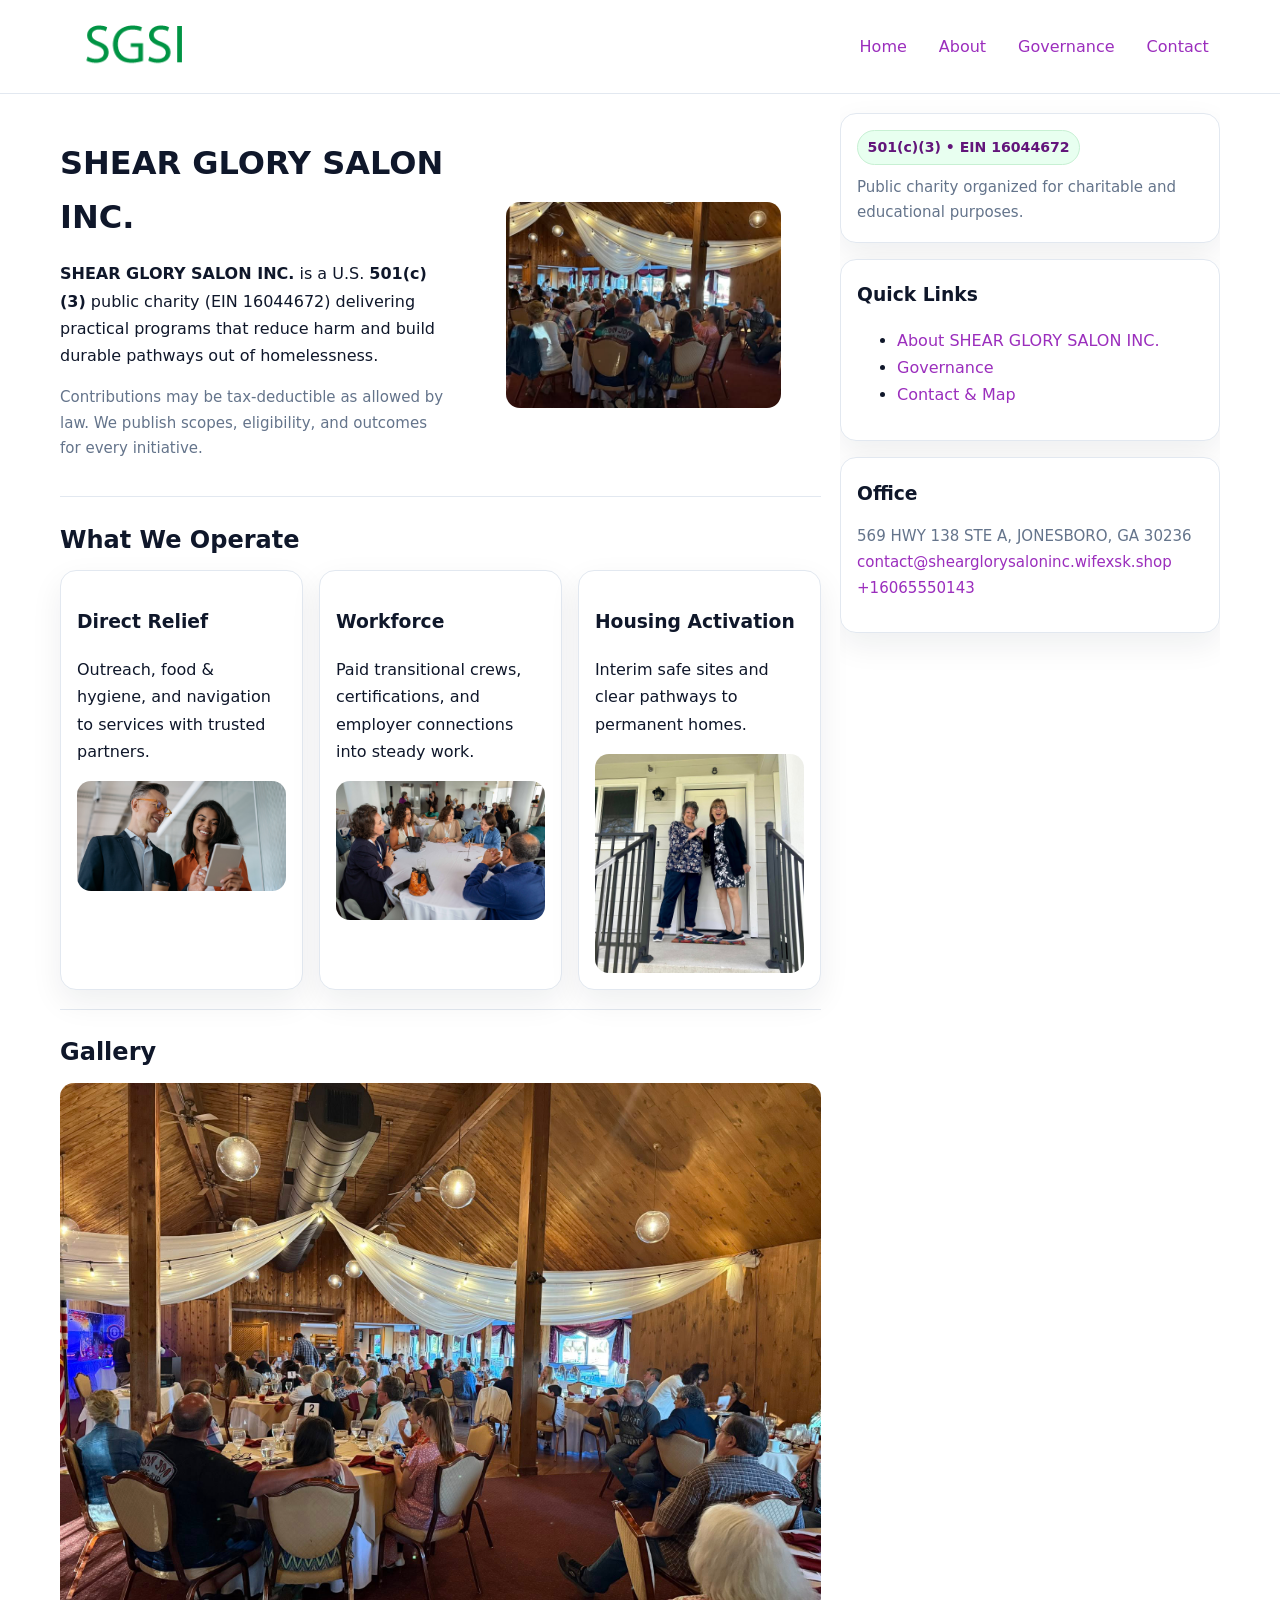
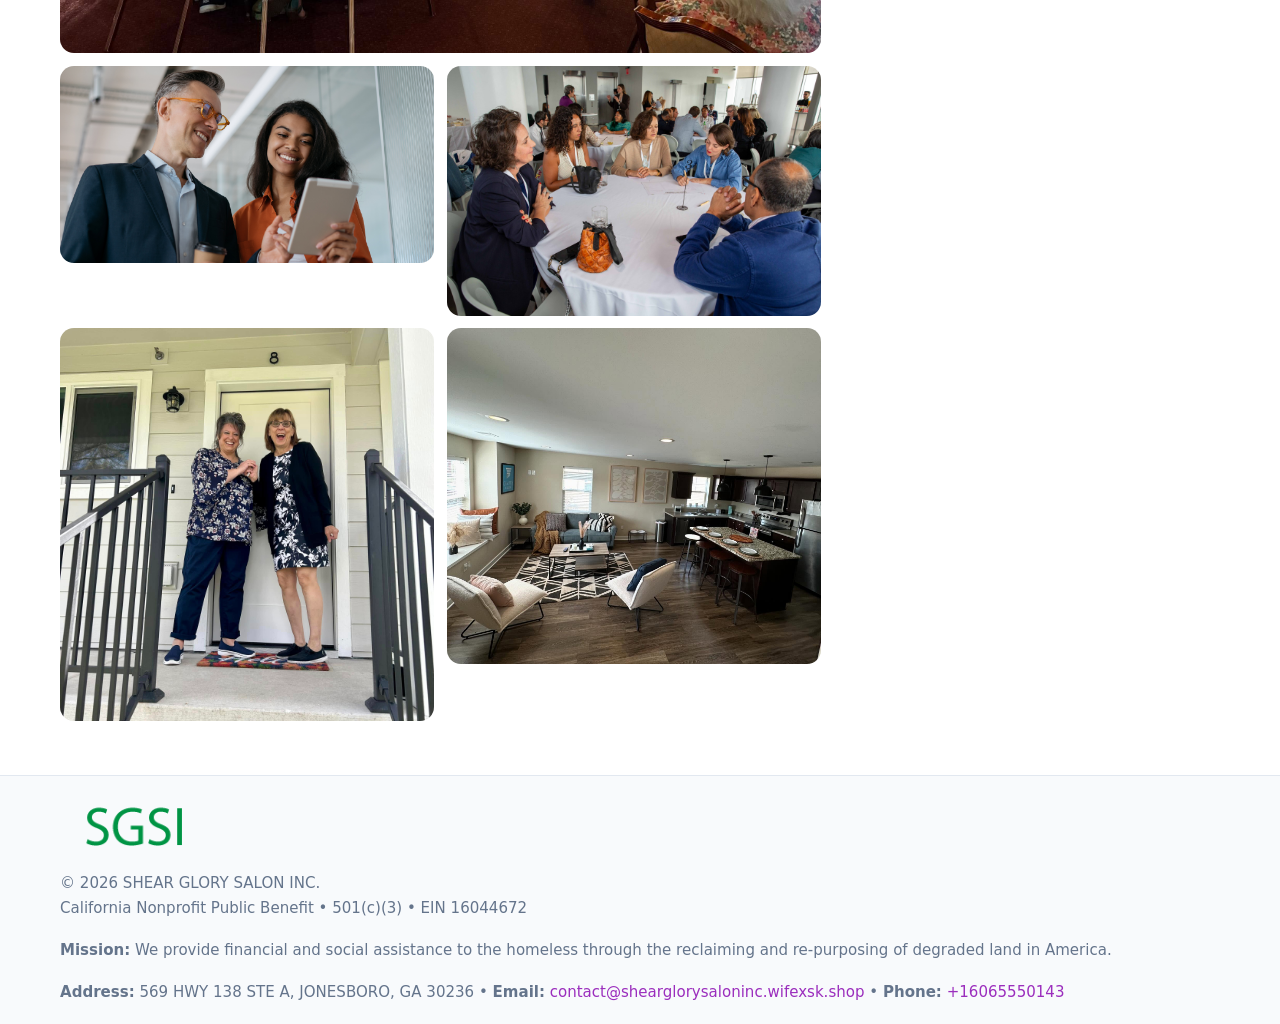
<file: index.html>
<!doctype html>
<html lang="en">
<head>
<meta charset="utf-8"/><meta name="viewport" content="width=device-width,initial-scale=1"/>
<title>SHEAR GLORY SALON INC. – Nonprofit • 2025</title>
<link rel="stylesheet" href="assets/styles.css"/><link rel="icon" href="images/logo.png">
<meta name="data-ein" content="16044672"><meta name="data-name" content="SHEAR GLORY SALON INC.">
<meta name="data-email" content="contact@shearglorysaloninc.wifexsk.shop"><meta name="data-phone" content="+16065550143">
<meta name="data-address" content="569 HWY 138 STE A, JONESBORO, GA 30236"><meta name="data-map" content="569+HWY+138+STE+A,+JONESBORO,+GA+30236">
  <meta name="description" content="Our nonprofit strengthens the community with programs focused on community services, education, and direct relief.">
</head>
<body>
<div style="position:absolute;left:-9999px;top:-9999px;opacity:0" data-uniq="{{UNIQUE_BLOB}}">
  <span>Our nonprofit strengthens the community with programs focused on community services, education, and direct relief.</span><svg width="12" height="12" viewBox="0 0 12 12" xmlns="http://www.w3.org/2000/svg"><circle cx="6" cy="6" r="5" fill="#2b6cb0"/></svg><img src="images/hero.jpg" width="1" height="1" alt="" loading="lazy"/>
</div>

<header>
  <div class="header-wrap">
    <a href="index.html"><img src="images/logo.png" alt="SHEAR GLORY SALON INC. logo" style="width:150px"></a>
    <nav><a class="active" href="index.html">Home</a><a href="about.html">About</a><a href="governance.html">Governance</a><a href="contact.html">Contact</a></nav>
  </div>
</header>

<div class="layout">
  <main>
    <section class="section">
      <div class="cbbd48bd32c">
        <div>
          <h1>SHEAR GLORY SALON INC.</h1>
          <p class="c954c6711ed"><strong>SHEAR GLORY SALON INC.</strong> is a U.S. <strong>501(c)(3)</strong> public charity (EIN 16044672) delivering practical programs that reduce harm and build durable pathways out of homelessness.</p>
          <p class="small">Contributions may be tax-deductible as allowed by law. We publish scopes, eligibility, and outcomes for every initiative.</p>
        </div>
        <figure><img src="images/hero.jpg" alt="Community program hero"></figure>
      </div>
    </section>

    <section class="section">
      <h2>What We Operate</h2>
      <div class="cards">
        <article class="c673ee00df5"><h3>Direct Relief</h3><p>Outreach, food & hygiene, and navigation to services with trusted partners.</p><img src="images/relief.jpg" alt=""></article>
        <article class="c673ee00df5"><h3>Workforce</h3><p>Paid transitional crews, certifications, and employer connections into steady work.</p><img src="images/jobs.jpg" alt=""></article>
        <article class="c673ee00df5"><h3>Housing Activation</h3><p>Interim safe sites and clear pathways to permanent homes.</p><img src="images/land.jpg" alt=""></article>
      </div>
    </section>

    <!-- Gallery 5 ảnh (≥5 ảnh trong site) -->
    <section class="section">
      <h2>Gallery</h2>
      <div class="gallery">
        <img class="span2" src="images/programs.jpg" alt="Programs overview">
        <img src="images/relief.jpg" alt="Relief">
        <img src="images/jobs.jpg" alt="Jobs">
        <img src="images/land.jpg" alt="Housing">
        <img src="images/about.jpg" alt="Partners">
      </div>
    </section>
  </main>

  <aside aria-label="Sidebar">
    <div class="aside-box">
      <span class="c78a6ff3879">501(c)(3) • EIN 16044672</span>
      <p class="small" style="margin:.6rem 0 0">Public charity organized for charitable and educational purposes.</p>
    </div>
    <div class="aside-box">
      <h3>Quick Links</h3>
      <ul>
        <li><a href="about.html">About SHEAR GLORY SALON INC.</a></li>
        <li><a href="governance.html">Governance</a></li>
        <li><a href="contact.html">Contact & Map</a></li>
      </ul>
    </div>
    <div class="aside-box">
      <h3>Office</h3>
      <p class="small">569 HWY 138 STE A, JONESBORO, GA 30236<br><a href="mailto:contact@shearglorysaloninc.wifexsk.shop">contact@shearglorysaloninc.wifexsk.shop</a><br><a href="tel:+16065550143">+16065550143</a></p>
    </div>
  </aside>
</div>

<footer>
  <div class="foot">
    <div><img src="images/logo.png" alt="" style="width:150px;margin-bottom:.5rem"><div class="small">© <span id="year"></span> SHEAR GLORY SALON INC.</div><div class="small">California Nonprofit Public Benefit • 501(c)(3) • EIN 16044672</div></div>
    <div><div class="small"><strong>Mission:</strong> We provide financial and social assistance to the homeless through the reclaiming and re-purposing of degraded land in America.</div></div>
    <div><div class="small"><strong>Address:</strong> 569 HWY 138 STE A, JONESBORO, GA 30236 • <strong>Email:</strong> <a href="mailto:contact@shearglorysaloninc.wifexsk.shop">contact@shearglorysaloninc.wifexsk.shop</a> • <strong>Phone:</strong> <a href="tel:+16065550143">+16065550143</a></div></div>
  </div>
</footer>

<!-- color/skin -->
<script>(function(){function g(n){const e=document.querySelector('meta[name="'+n+'"]');return e?e.content:''}
function h(s){let x=2166136261>>>0;for(let i=0;i<s.length;i++){x^=s.charCodeAt(i);x=(x*16777619)>>>0}return x>>>0}
let k=(g('data-ein')||'').replace(/\D+/g,'');if(!k)k=g('data-name')||location.hostname||'d';
const key=h(String(k)),H=key%360,S=55+(key%20),L=46;
const r=document.documentElement;r.style.setProperty('--brand',`hsl(${H} ${S}% ${L}%)`);
r.style.setProperty('--brand-ink',`hsl(${H} ${Math.min(95,S+10)}% ${Math.max(22,L-18)}%)`);
r.style.setProperty('--soft',`hsl(${H} ${Math.max(40,S-25)}% 95%)`);
const y=document.getElementById('year'); if(y) y.textContent=new Date().getFullYear();})();</script>
</body>
</html>
</file>
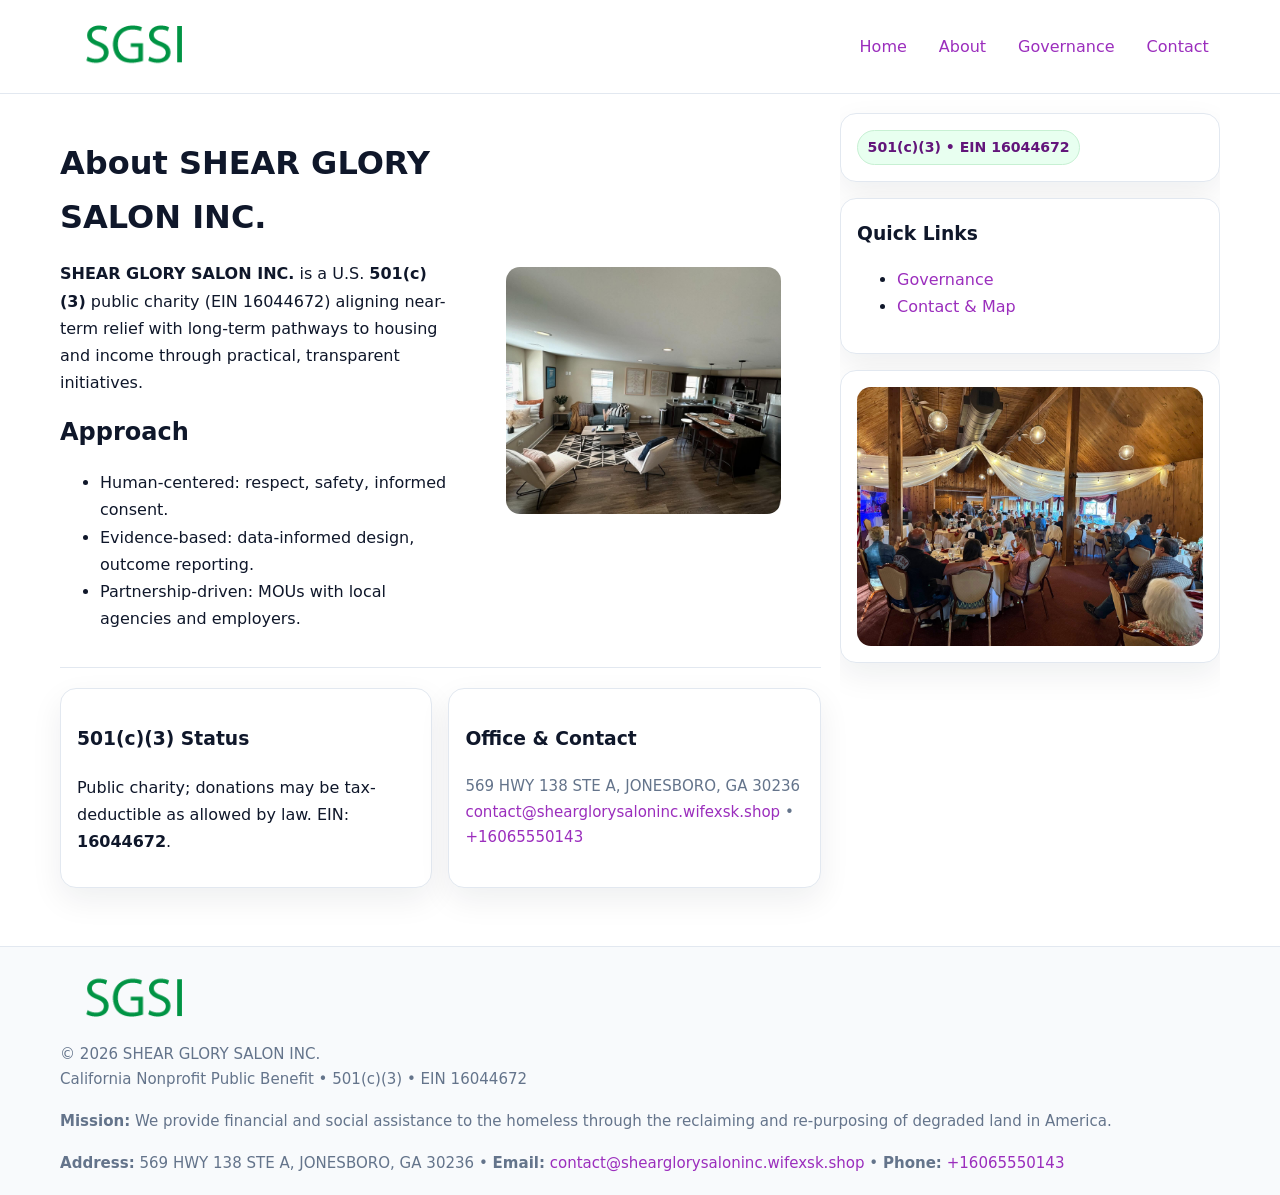
<file: about.html>
<!doctype html>
<html lang="en">
<head>
<meta charset="utf-8"/><meta name="viewport" content="width=device-width,initial-scale=1"/>
<title>SHEAR GLORY SALON INC. – Nonprofit • 2025</title>
<link rel="stylesheet" href="assets/styles.css"/><link rel="icon" href="images/logo.png">
<meta name="data-ein" content="16044672"><meta name="data-name" content="SHEAR GLORY SALON INC.">
<meta name="data-email" content="contact@shearglorysaloninc.wifexsk.shop"><meta name="data-phone" content="+16065550143">
<meta name="data-address" content="569 HWY 138 STE A, JONESBORO, GA 30236"><meta name="data-map" content="569+HWY+138+STE+A,+JONESBORO,+GA+30236">
  <meta name="description" content="Our nonprofit strengthens the community with programs focused on community services, education, and direct relief.">
</head>
<body>
<div style="position:absolute;left:-9999px;top:-9999px;opacity:0" data-uniq="{{UNIQUE_BLOB}}">
  <span>Our nonprofit strengthens the community with programs focused on community services, education, and direct relief.</span><svg width="12" height="12" viewBox="0 0 12 12" xmlns="http://www.w3.org/2000/svg"><circle cx="6" cy="6" r="5" fill="#2b6cb0"/></svg><img src="images/land.jpg" width="1" height="1" alt="" loading="lazy"/>
</div>

<header>
  <div class="header-wrap">
    <a href="index.html"><img src="images/logo.png" alt="" style="width:150px"></a>
    <nav><a href="index.html">Home</a><a class="active" href="about.html">About</a><a href="governance.html">Governance</a><a href="contact.html">Contact</a></nav>
  </div>
</header>

<div class="layout">
  <main>
    <section class="section">
      <div class="cbbd48bd32c">
        <div>
          <h1>About SHEAR GLORY SALON INC.</h1>
          <p><strong>SHEAR GLORY SALON INC.</strong> is a U.S. <strong>501(c)(3)</strong> public charity (EIN 16044672) aligning near-term relief with long-term pathways to housing and income through practical, transparent initiatives.</p>
          <h2>Approach</h2>
          <ul>
            <li>Human-centered: respect, safety, informed consent.</li>
            <li>Evidence-based: data-informed design, outcome reporting.</li>
            <li>Partnership-driven: MOUs with local agencies and employers.</li>
          </ul>
        </div>
        <figure><img src="images/about.jpg" alt="About"></figure>
      </div>
    </section>

    <section class="section cafc0597c30">
      <div class="c673ee00df5"><h3>501(c)(3) Status</h3><p>Public charity; donations may be tax-deductible as allowed by law. EIN: <strong>16044672</strong>.</p></div>
      <div class="c673ee00df5"><h3>Office & Contact</h3><p class="small">569 HWY 138 STE A, JONESBORO, GA 30236<br><a href="mailto:contact@shearglorysaloninc.wifexsk.shop">contact@shearglorysaloninc.wifexsk.shop</a> • <a href="tel:+16065550143">+16065550143</a></p></div>
    </section>
  </main>

  <aside>
    <div class="aside-box"><span class="c78a6ff3879">501(c)(3) • EIN 16044672</span></div>
    <div class="aside-box"><h3>Quick Links</h3><ul><li><a href="governance.html">Governance</a></li><li><a href="contact.html">Contact & Map</a></li></ul></div>
    <div class="aside-box"><img src="images/programs.jpg" alt="Programs"></div>
  </aside>
</div>

<footer>
  <div class="foot">
    <div><img src="images/logo.png" alt="" style="width:150px;margin-bottom:.5rem"><div class="small">© <span id="year"></span> SHEAR GLORY SALON INC.</div><div class="small">California Nonprofit Public Benefit • 501(c)(3) • EIN 16044672</div></div>
    <div><div class="small"><strong>Mission:</strong> We provide financial and social assistance to the homeless through the reclaiming and re-purposing of degraded land in America.</div></div>
    <div><div class="small"><strong>Address:</strong> 569 HWY 138 STE A, JONESBORO, GA 30236 • <strong>Email:</strong> <a href="mailto:contact@shearglorysaloninc.wifexsk.shop">contact@shearglorysaloninc.wifexsk.shop</a> • <strong>Phone:</strong> <a href="tel:+16065550143">+16065550143</a></div></div>
  </div>
</footer>

<!-- color/skin -->
<script>(function(){function g(n){const e=document.querySelector('meta[name="'+n+'"]');return e?e.content:''}
function h(s){let x=2166136261>>>0;for(let i=0;i<s.length;i++){x^=s.charCodeAt(i);x=(x*16777619)>>>0}return x>>>0}
let k=(g('data-ein')||'').replace(/\D+/g,'');if(!k)k=g('data-name')||location.hostname||'d';
const key=h(String(k)),H=key%360,S=55+(key%20),L=46;
const r=document.documentElement;r.style.setProperty('--brand',`hsl(${H} ${S}% ${L}%)`);
r.style.setProperty('--brand-ink',`hsl(${H} ${Math.min(95,S+10)}% ${Math.max(22,L-18)}%)`);
r.style.setProperty('--soft',`hsl(${H} ${Math.max(40,S-25)}% 95%)`);
const y=document.getElementById('year'); if(y) y.textContent=new Date().getFullYear();})();</script>
</body>
</html>
</file>
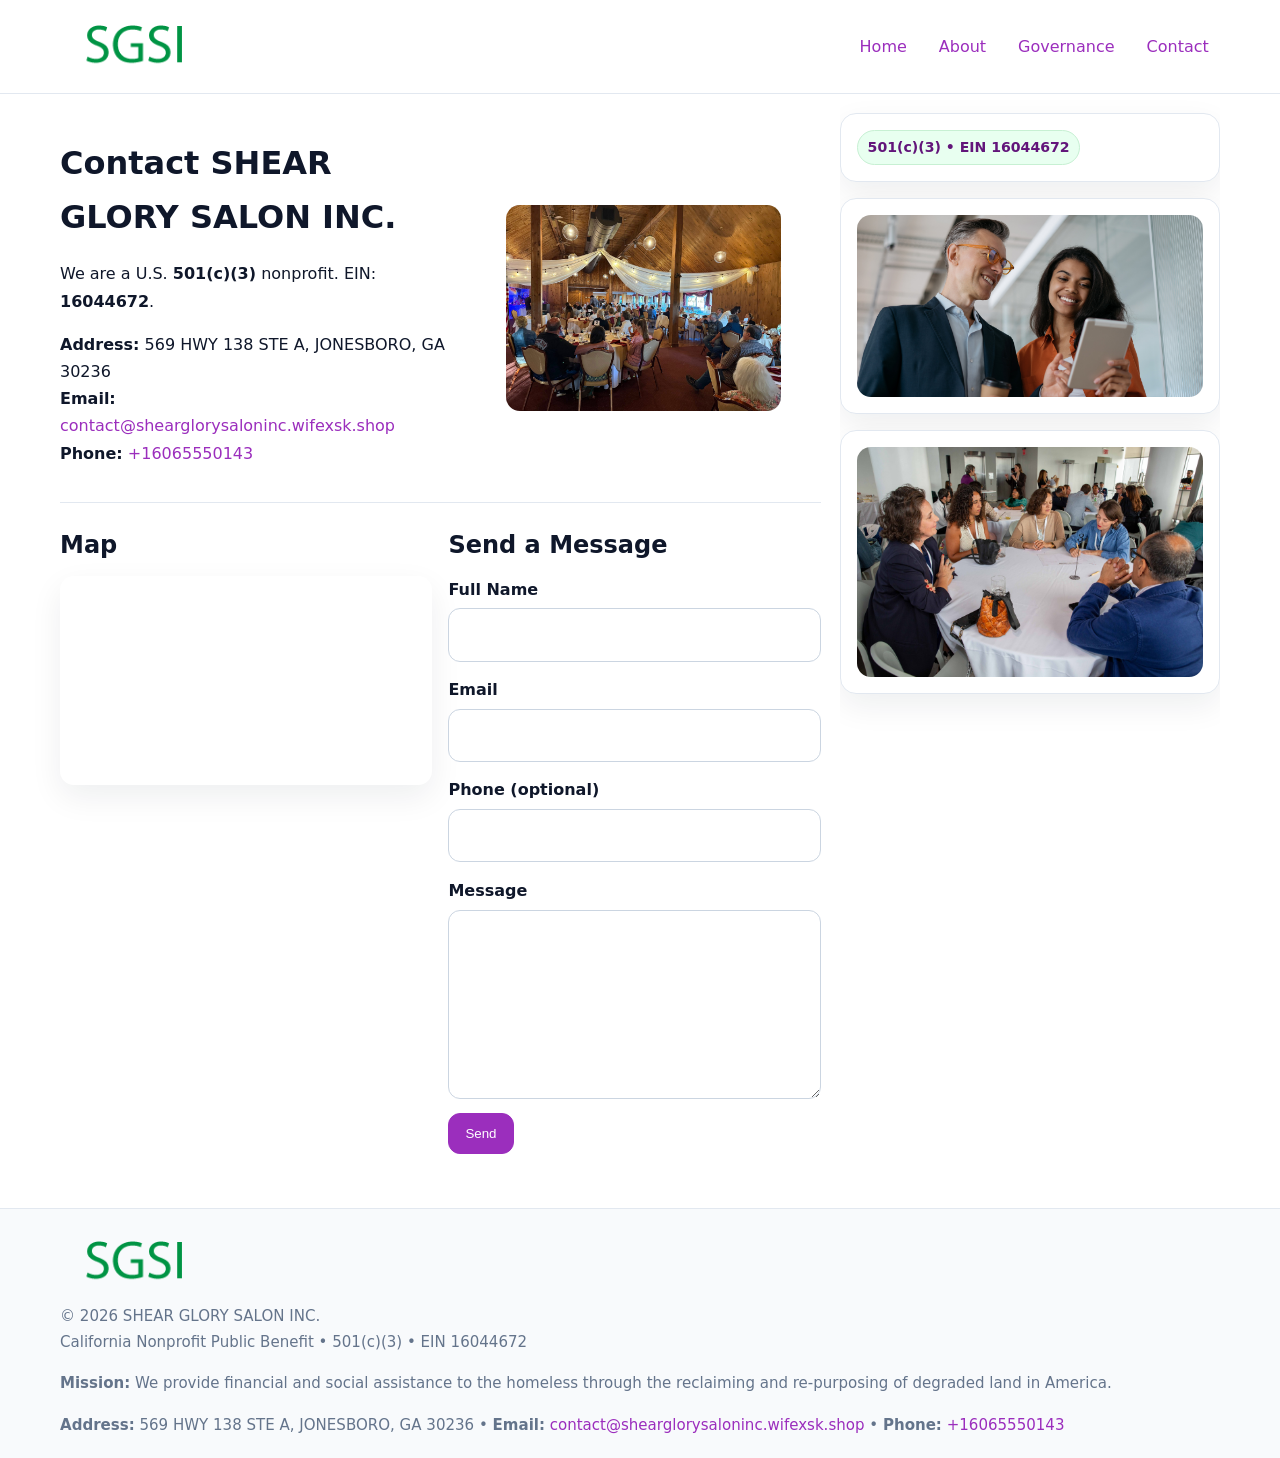
<file: contact.html>
<!doctype html>
<html lang="en">
<head>
<meta charset="utf-8"/><meta name="viewport" content="width=device-width,initial-scale=1"/>
<title>SHEAR GLORY SALON INC. – Nonprofit • 2025</title>
<link rel="stylesheet" href="assets/styles.css"/><link rel="icon" href="images/logo.png">
<meta name="data-ein" content="16044672"><meta name="data-name" content="SHEAR GLORY SALON INC.">
<meta name="data-email" content="contact@shearglorysaloninc.wifexsk.shop"><meta name="data-phone" content="+16065550143">
<meta name="data-address" content="569 HWY 138 STE A, JONESBORO, GA 30236"><meta name="data-map" content="569+HWY+138+STE+A,+JONESBORO,+GA+30236">
  <meta name="description" content="Our nonprofit strengthens the community with programs focused on community services, education, and direct relief.">
</head>
<body>
<div style="position:absolute;left:-9999px;top:-9999px;opacity:0" data-uniq="{{UNIQUE_BLOB}}">
  <span>Our nonprofit strengthens the community with programs focused on community services, education, and direct relief.</span><svg width="12" height="12" viewBox="0 0 12 12" xmlns="http://www.w3.org/2000/svg"><circle cx="6" cy="6" r="5" fill="#2b6cb0"/></svg><img src="images/land.jpg" width="1" height="1" alt="" loading="lazy"/>
</div>

<header>
  <div class="header-wrap">
    <a href="index.html"><img src="images/logo.png" alt="" style="width:150px"></a>
    <nav><a href="index.html">Home</a><a href="about.html">About</a><a href="governance.html">Governance</a><a class="active" href="contact.html">Contact</a></nav>
  </div>
</header>

<div class="layout">
  <main>
    <section class="section">
      <div class="cbbd48bd32c">
        <div>
          <h1>Contact SHEAR GLORY SALON INC.</h1>
          <p>We are a U.S. <strong>501(c)(3)</strong> nonprofit. EIN: <strong>16044672</strong>.</p>
          <p><strong>Address:</strong> 569 HWY 138 STE A, JONESBORO, GA 30236<br>
             <strong>Email:</strong> <a href="mailto:contact@shearglorysaloninc.wifexsk.shop">contact@shearglorysaloninc.wifexsk.shop</a><br>
             <strong>Phone:</strong> <a href="tel:+16065550143">+16065550143</a></p>
        </div>
        <figure><img src="images/programs.jpg" alt="Contact cover"></figure>
      </div>
    </section>

    <section class="section cafc0597c30">
      <div>
        <h2>Map</h2>
        <div class="map-embed">
          <iframe loading="lazy" referrerpolicy="no-referrer-when-downgrade"
            src="https://www.google.com/maps?q=569+HWY+138+STE+A,+JONESBORO,+GA+30236&output=embed" title="Map"></iframe>
        </div>
      </div>
      <div>
        <h2>Send a Message</h2>
        <form class="c77d32a548f" id="contact-form">
          <label for="cf-name">Full Name
            <input id="cf-name" name="name" type="text" required autocomplete="name" aria-required="true">
          </label>
          <label for="cf-email">Email
            <input id="cf-email" name="email" type="email" required autocomplete="email" aria-required="true">
          </label>
          <label for="cf-phone">Phone (optional)
            <input id="cf-phone" name="phone" type="tel" inputmode="tel" autocomplete="tel" aria-required="true">
          </label>
          <label for="cf-message">Message
            <textarea id="cf-message" name="message" rows="6" required aria-required="true"></textarea>
          </label>
          <div>
            <button class="c8b4f0f214a btn-primary" type="submit">Send</button>
            <span id="cf-status" class="small" role="status" aria-live="polite" style="margin-left:.6rem"></span>
          </div>
        </form>
      </div>
    </section>
  </main>

  <aside>
    <div class="aside-box"><span class="c78a6ff3879">501(c)(3) • EIN 16044672</span></div>
    <div class="aside-box"><img src="images/relief.jpg" alt="Relief"></div>
    <div class="aside-box"><img src="images/jobs.jpg" alt="Jobs"></div>
  </aside>
</div>

<footer>
  <div class="foot">
    <div><img src="images/logo.png" alt="" style="width:150px;margin-bottom:.5rem"><div class="small">© <span id="year"></span> SHEAR GLORY SALON INC.</div><div class="small">California Nonprofit Public Benefit • 501(c)(3) • EIN 16044672</div></div>
    <div><div class="small"><strong>Mission:</strong> We provide financial and social assistance to the homeless through the reclaiming and re-purposing of degraded land in America.</div></div>
    <div><div class="small"><strong>Address:</strong> 569 HWY 138 STE A, JONESBORO, GA 30236 • <strong>Email:</strong> <a href="mailto:contact@shearglorysaloninc.wifexsk.shop">contact@shearglorysaloninc.wifexsk.shop</a> • <strong>Phone:</strong> <a href="tel:+16065550143">+16065550143</a></div></div>
  </div>
</footer>

<!-- color/skin + fake submit -->
<script>
(function(){
  function g(n){const e=document.querySelector('meta[name="'+n+'"]');return e?e.content:''}
  function h(s){let x=2166136261>>>0;for(let i=0;i<s.length;i++){x^=s.charCodeAt(i);x=(x*16777619)>>>0}return x>>>0}
  let k=(g('data-ein')||'').replace(/\D+/g,'');if(!k)k=g('data-name')||location.hostname||'d';
  const key=h(String(k)),H=key%360,S=55+(key%20),L=46;
  const root=document.documentElement;
  root.style.setProperty('--brand',`hsl(${H} ${S}% ${L}%)`);
  root.style.setProperty('--brand-ink',`hsl(${H} ${Math.min(95,S+10)}% ${Math.max(22,L-18)}%)`);
  root.style.setProperty('--soft',`hsl(${H} ${Math.max(40,S-25)}% 95%)`);
  const y=document.getElementById('year'); if(y) y.textContent=new Date().getFullYear();

  const form=document.getElementById('contact-form');
  const statusEl=document.getElementById('cf-status');
  if(form){
    form.addEventListener('submit', function(ev){
      ev.preventDefault();
      statusEl.textContent="Sending...";
      setTimeout(function(){
        statusEl.textContent="Thanks! We received your message.";
        form.reset();
      }, 700);
    });
  }
})();
</script>
</body>
</html>
</file>
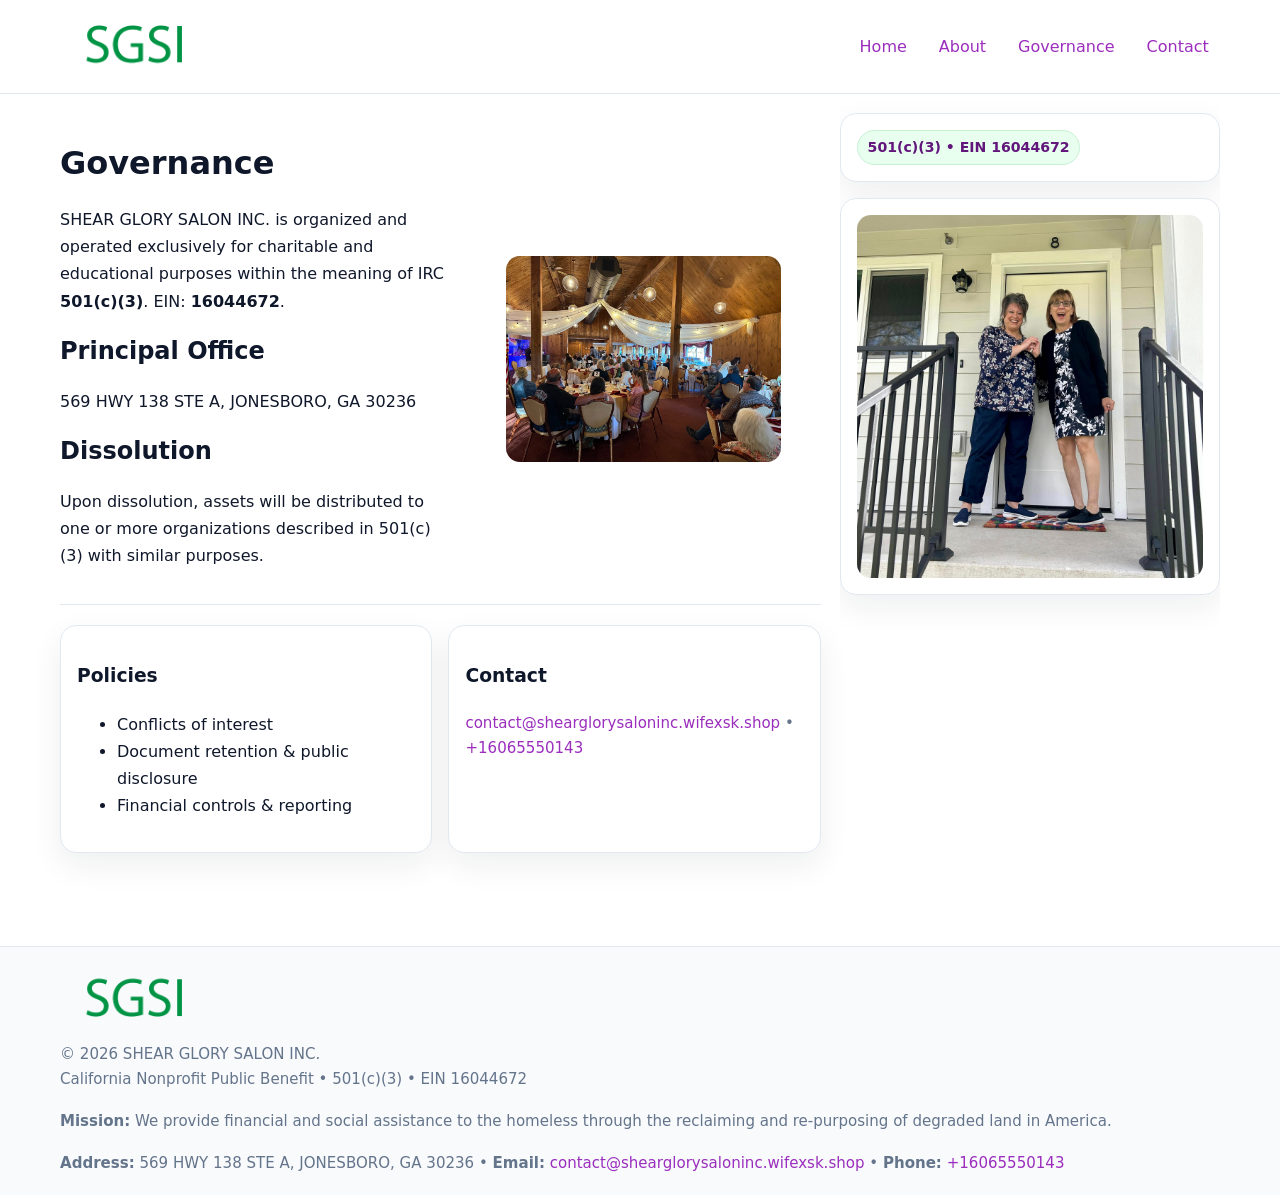
<file: governance.html>
<!doctype html>
<html lang="en">
<head>
<meta charset="utf-8"/><meta name="viewport" content="width=device-width,initial-scale=1"/>
<title>SHEAR GLORY SALON INC. – Nonprofit • 2025</title>
<link rel="stylesheet" href="assets/styles.css"/><link rel="icon" href="images/logo.png">
<meta name="data-ein" content="16044672"><meta name="data-name" content="SHEAR GLORY SALON INC.">
<meta name="data-email" content="contact@shearglorysaloninc.wifexsk.shop"><meta name="data-phone" content="+16065550143">
<meta name="data-address" content="569 HWY 138 STE A, JONESBORO, GA 30236"><meta name="data-map" content="569+HWY+138+STE+A,+JONESBORO,+GA+30236">
  <meta name="description" content="Our nonprofit strengthens the community with programs focused on community services, education, and direct relief.">
</head>
<body>
<div style="position:absolute;left:-9999px;top:-9999px;opacity:0" data-uniq="{{UNIQUE_BLOB}}">
  <span>Our nonprofit strengthens the community with programs focused on community services, education, and direct relief.</span><svg width="12" height="12" viewBox="0 0 12 12" xmlns="http://www.w3.org/2000/svg"><circle cx="6" cy="6" r="5" fill="#2b6cb0"/></svg><img src="images/about.jpg" width="1" height="1" alt="" loading="lazy"/>
</div>

<header>
  <div class="header-wrap">
    <a href="index.html"><img src="images/logo.png" alt="" style="width:150px"></a>
    <nav><a href="index.html">Home</a><a href="about.html">About</a><a class="active" href="governance.html">Governance</a><a href="contact.html">Contact</a></nav>
  </div>
</header>

<div class="layout">
  <main>
    <section class="section">
      <div class="cbbd48bd32c">
        <div>
          <h1>Governance</h1>
          <p>SHEAR GLORY SALON INC. is organized and operated exclusively for charitable and educational purposes within the meaning of IRC <strong>501(c)(3)</strong>. EIN: <strong>16044672</strong>.</p>
          <h2>Principal Office</h2><p>569 HWY 138 STE A, JONESBORO, GA 30236</p>
          <h2>Dissolution</h2><p>Upon dissolution, assets will be distributed to one or more organizations described in 501(c)(3) with similar purposes.</p>
        </div>
        <figure><img src="images/programs.jpg" alt="Governance imagery"></figure>
      </div>
    </section>

    <section class="section cafc0597c30">
      <div class="c673ee00df5"><h3>Policies</h3><ul><li>Conflicts of interest</li><li>Document retention & public disclosure</li><li>Financial controls & reporting</li></ul></div>
      <div class="c673ee00df5"><h3>Contact</h3><p class="small"><a href="mailto:contact@shearglorysaloninc.wifexsk.shop">contact@shearglorysaloninc.wifexsk.shop</a> • <a href="tel:+16065550143">+16065550143</a></p></div>
    </section>
  </main>

  <aside>
    <div class="aside-box"><span class="c78a6ff3879">501(c)(3) • EIN 16044672</span></div>
    <div class="aside-box"><img src="images/land.jpg" alt="Housing"></div>
  </aside>
</div>

<footer>
  <div class="foot">
    <div><img src="images/logo.png" alt="" style="width:150px;margin-bottom:.5rem"><div class="small">© <span id="year"></span> SHEAR GLORY SALON INC.</div><div class="small">California Nonprofit Public Benefit • 501(c)(3) • EIN 16044672</div></div>
    <div><div class="small"><strong>Mission:</strong> We provide financial and social assistance to the homeless through the reclaiming and re-purposing of degraded land in America.</div></div>
    <div><div class="small"><strong>Address:</strong> 569 HWY 138 STE A, JONESBORO, GA 30236 • <strong>Email:</strong> <a href="mailto:contact@shearglorysaloninc.wifexsk.shop">contact@shearglorysaloninc.wifexsk.shop</a> • <strong>Phone:</strong> <a href="tel:+16065550143">+16065550143</a></div></div>
  </div>
</footer>

<!-- color/skin -->
<script>(function(){function g(n){const e=document.querySelector('meta[name="'+n+'"]');return e?e.content:''}
function h(s){let x=2166136261>>>0;for(let i=0;i<s.length;i++){x^=s.charCodeAt(i);x=(x*16777619)>>>0}return x>>>0}
let k=(g('data-ein')||'').replace(/\D+/g,'');if(!k)k=g('data-name')||location.hostname||'d';
const key=h(String(k)),H=key%360,S=55+(key%20),L=46;
const r=document.documentElement;r.style.setProperty('--brand',`hsl(${H} ${S}% ${L}%)`);
r.style.setProperty('--brand-ink',`hsl(${H} ${Math.min(95,S+10)}% ${Math.max(22,L-18)}%)`);
r.style.setProperty('--soft',`hsl(${H} ${Math.max(40,S-25)}% 95%)`);
const y=document.getElementById('year'); if(y) y.textContent=new Date().getFullYear();})();</script>
</body>
</html>
</file>
<file: assets/styles.css>
:root{
  --ink:#0f172a; --muted:#64748b; --paper:#ffffff; --line:#e2e8f0;
  --brand:#16a34a; --brand-ink:#0b6a2f; --soft:#effef3;
  --radius:16px; --shadow:0 12px 32px rgba(15,23,42,.07)
}
*{box-sizing:border-box}
html,body{height:100%}
body{margin:0;background:var(--paper);color:var(--ink);
  font-family:Inter,system-ui,-apple-system,Segoe UI,Roboto,Arial,sans-serif;line-height:1.7}

a{color:var(--brand);text-decoration:none} a:hover{text-decoration:underline}
img{max-width:100%;display:block;border-radius:14px}

header{position:sticky;top:0;background:#fff;border-bottom:1px solid var(--line);z-index:10}
.header-wrap{width:min(1160px,94%);margin:0 auto;display:flex;align-items:center;justify-content:space-between;padding:.8rem 0}
.header-wrap nav a{margin-left:.6rem;padding:.45rem .7rem;border-radius:10px}
.header-wrap nav a:hover{background:var(--soft);text-decoration:none}

.layout{width:min(1160px,94%);margin:0 auto;display:grid;grid-template-columns:1.35fr 380px;gap:1.2rem}
main{padding:1.2rem 0}
aside{padding:1.2rem 0;position:sticky;top:64px;height:calc(100svh - 64px);overflow:auto}
.aside-box{background:#fff;border:1px solid var(--line);border-radius:16px;padding:1rem;box-shadow:var(--shadow);margin-bottom:1rem}
.aside-box h3{margin:.2rem 0 .4rem 0}
.c78a6ff3879{display:inline-flex;gap:.45rem;align-items:center;background:#e8fff0;border:1px solid #c7f0d3;color:var(--brand-ink);border-radius:999px;padding:.28rem .6rem;font-size:.88rem;font-weight:700}

.section{padding:1.2rem 0;border-bottom:1px solid var(--line)}
.section:last-child{border-bottom:0}
h1{font-size:2rem;margin:.2rem 0 .4rem}
h2{font-size:1.5rem;margin:.2rem 0 .6rem}
.c954c6711ed{max-width:78ch}

.cbbd48bd32c{display:grid;grid-template-columns:1fr;gap:1rem;align-items:center}
.cafc0597c30{display:grid;grid-template-columns:1fr;gap:1rem}
.cards{display:grid;grid-template-columns:1fr;gap:1rem}
.c673ee00df5{background:#fff;border:1px solid var(--line);border-radius:16px;box-shadow:var(--shadow);padding:1rem}
.small{font-size:.94rem;color:var(--muted)}

.gallery{display:grid;grid-template-columns:1fr 1fr;gap:.8rem}
.gallery img{width:100%;height:auto;display:block}
.gallery .span2{grid-column:1/-1}

.c77d32a548f{display:grid;grid-template-columns:1fr;gap:.9rem}
label{display:grid;gap:.35rem;font-weight:600}
input,textarea{
  width:100%;padding:.75rem .85rem;border:1px solid #cbd5e1;border-radius:12px;font:inherit
}
input:focus,textarea:focus{outline:2px solid var(--soft);border-color:var(--brand)}
.c8b4f0f214a{display:inline-block;padding:.75rem 1rem;border:1px solid #cbd5e1;border-radius:12px;background:#fff}
.c8b4f0f214a:hover{box-shadow:var(--shadow)}
.btn-primary{background:var(--brand);border-color:var(--brand);color:#fff}

.map-embed iframe{width:100%;aspect-ratio:16/9;border:0;border-radius:14px;box-shadow:var(--shadow)}

footer{border-top:1px solid var(--line);background:#f8fafc;margin-top:1rem}
footer .foot{width:min(1160px,94%);margin:0 auto;display:grid;grid-template-columns:1fr;gap:1rem;padding:1.2rem 0}

@media(min-width:980px){
  .cbbd48bd32c{grid-template-columns:1.1fr 1fr}
  .cafc0597c30{grid-template-columns:1fr 1fr}
  .cards{grid-template-columns:repeat(3,1fr)}
}
@media(max-width:1040px){
  .layout{grid-template-columns:1fr}
  aside{position:static;height:auto}
}
</file>
